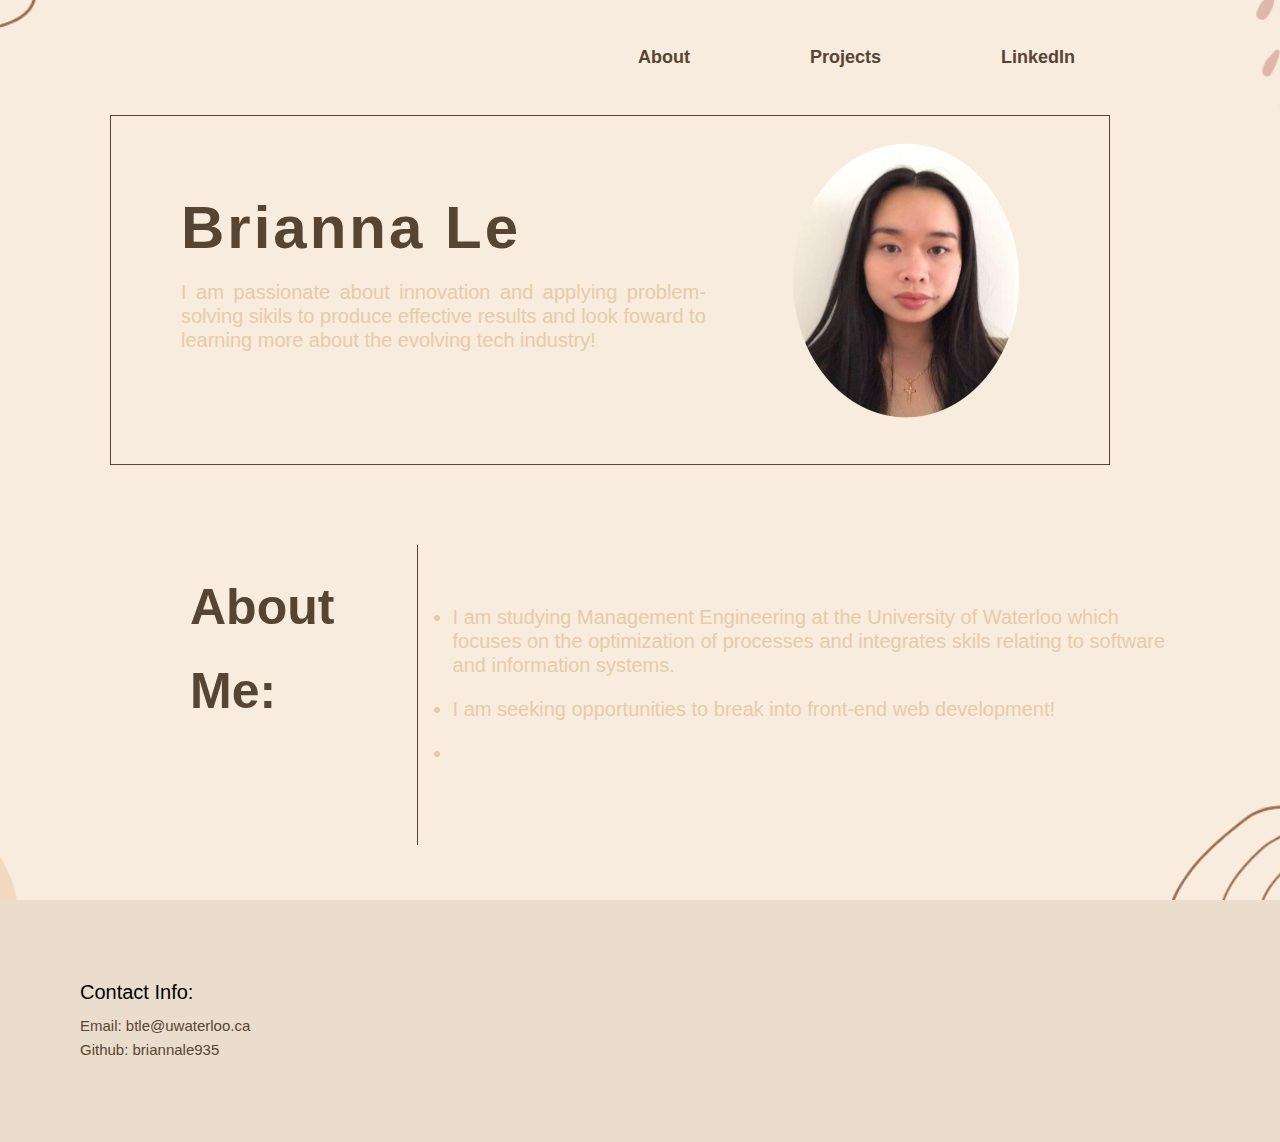
<file: index.html>
<!DOCTYPE html>
<html lang="en">
  <head>
    <meta charset="UTF-8" />
    <meta name="viewport" content="width=device-width, initial-scale=1.0" />
    <link rel="stylesheet" href="css/style.css" />
    <title>Personal Profile</title>
  </head>
  <body>
    <nav id="navbar">
        <div class= "container">
            <ul>
                <li><a href="about.html">About</a></li>
                <li><a href="projects.html">Projects</a></li>
                <li><a href="https://www.linkedin.com/in/brianna-le" target="_blank">LinkedIn</a></li>
            </ul>
        </div>
    </nav>
    <div class="container"> 
            <div class= "box">
                <div class="name-and-intro"> 
                    <h1 id= "name"> Brianna Le</h1>
                    <h3 id= "description"> I am passionate about innovation and applying problem-solving sikils to produce effective
                     results and look foward to learning more about the evolving tech industry! </h3>
                </div>
                <div class="intro-image"> 
                    <img id="img" src=css/img/profiletwo.png width="300px" height=" 300px"> 
                </div>
            </div>
    </div>
    <div id="about-me" class= "container"> 
        <div class= "about-me-box"> 
            <h2 id="about"> About</h2>
            <h2 id="me"> Me:</h2>
        </div>
        <div class="facts-box">
            <ul id= "facts-list">
                <li>I am studying Management Engineering at the University of Waterloo which 
                    focuses on the optimization of processes and integrates skils relating to software and information systems. </li>
                <li> I am seeking opportunities to break into front-end web development!</li>
                <li> </li>
            </ul>
        </div>
    </div>
  </body>
  <footer>
    <div id="contact-title"> Contact Info: </div>
    <div id="contact-info">Email: <a id="contact-info" href="mailto:btle@uwaterloo.ca" class="email-link">btle@uwaterloo.ca</a></span>
    <div id="contact-info"> Github: <a id="contact-info" href="https://github.com/briannale935" target="_blank"</a>briannale935</span>
    </footer>
</html>
</file>
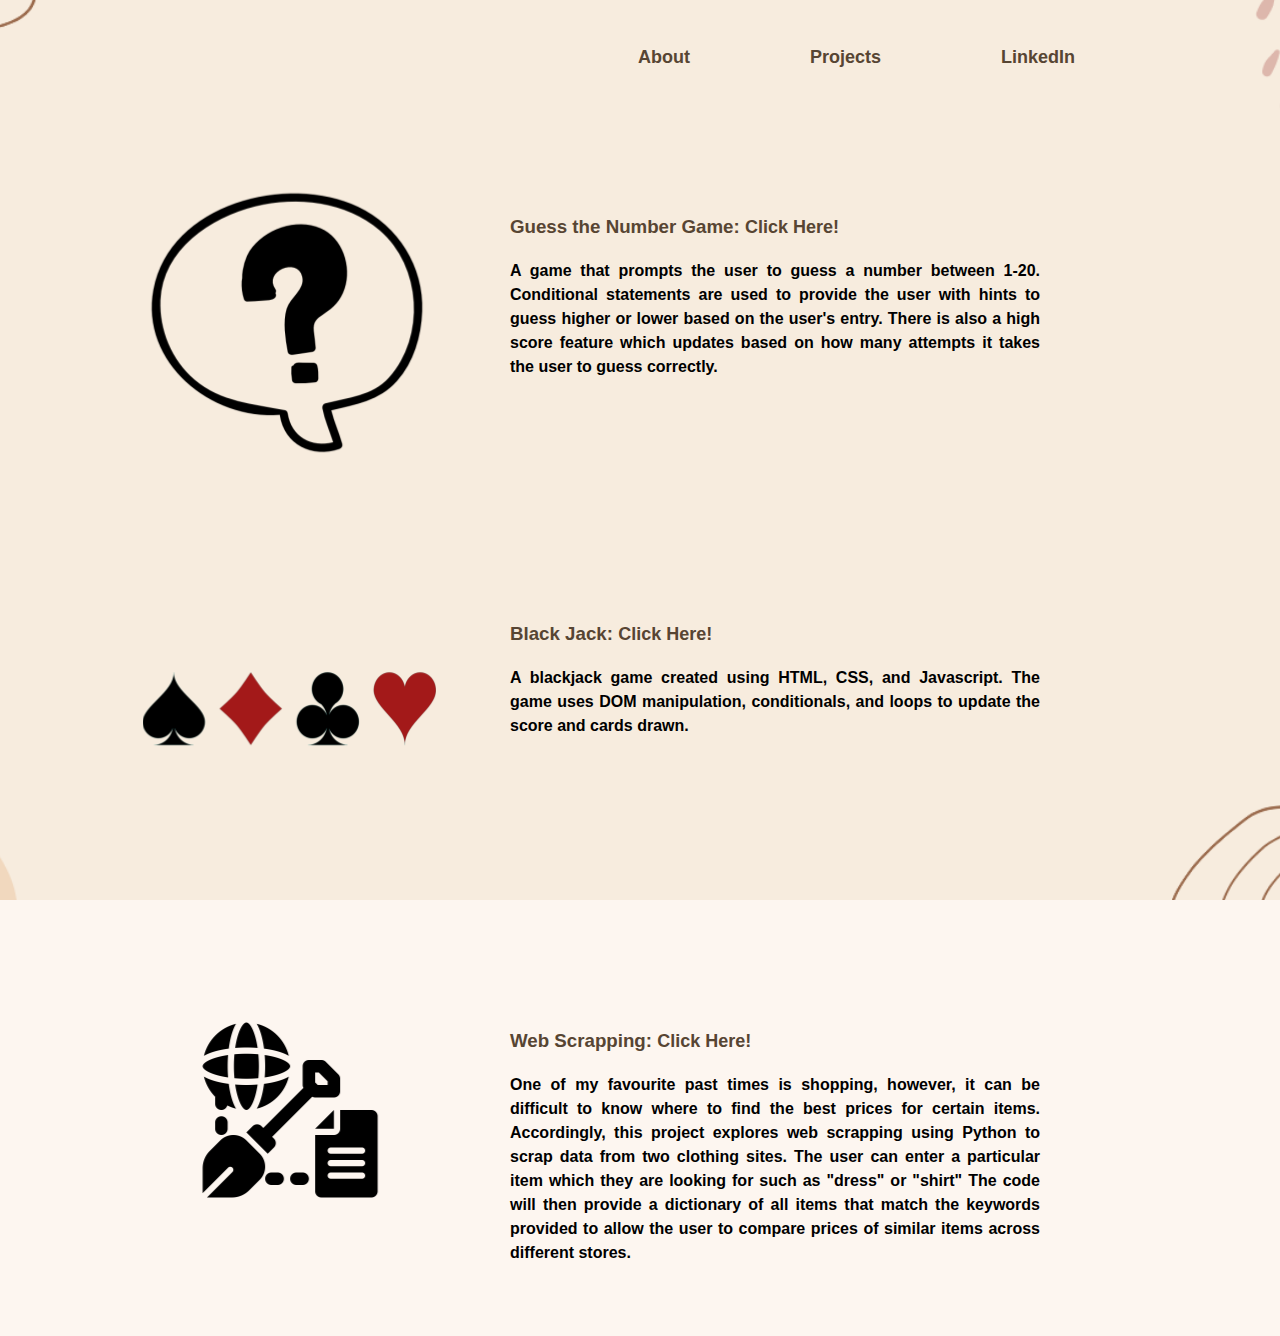
<file: projects.html>
<!DOCTYPE html>
<html lang="en">
  <head>
    <meta charset="UTF-8" />
    <meta name="viewport" content="width=device-width, initial-scale=1.0" />
    <link rel="stylesheet" href="css/style.css" />
    <title>Personal Profile</title>
  </head>
  <body>
    <nav id="navbar">
      <div class="container">
        <ul>
          <li><a href="about.html">About</a></li>
          <li><a href="projects.html">Projects</a></li>
          <li>
            <a href="https://www.linkedin.com/in/brianna-le" target="_blank"
              >LinkedIn</a
            >
          </li>
        </ul>
      </div>
    </nav>
    <div id="guess_number" class="container">
      <div class="flexbox-one">
        <img src="css/img/guess_number.png" width="350px" height="400px" />
      </div>
      <div class="flexbox-two">
        <h3 class="game_name">Guess the Number Game: <a href="https://github.com/briannale935/Guess_Number_Game" target="_blank">Click Here!</a></h3>
        <h4 class="game_description">
            A game that prompts the user to guess a number between 1-20.
            Conditional statements are used to provide the user with hints to guess
            higher or lower based on the user's entry. There is also a high score
            feature which updates based on how many attempts it takes the user to
            guess correctly.
        </h4>
      </div>
    </div>
    <div id="blackjack" class="container">
      <div class="flexbox-three">
        <img src="css/img/blackjack.png" width="350px" height="400px" />
      </div>
      <div class="flexbox-four">
        <h3 class="game_name">Black Jack: <a href="https://github.com/briannale935/Blackjack_Game" target="_blank">Click Here!</a></h3>
        <h4 class="game_description">
            A blackjack game created using HTML, CSS, and Javascript. The game
            uses DOM manipulation, conditionals, and loops to update the score and
            cards drawn.
        </h4>
      </div>
    </div>
    <div id="webscrapping" class="container">
      <div class="flexbox-five">
        <img src="css/img/webscrapping.png" width="350px" height="400px" />
      </div>
      <div class="flexbox-six">
        <h3 class="game_name">Web Scrapping: <a href="https://github.com/briannale935/Web_scrapping_project" target="_blank">Click Here!</a></h3>
        <h4 class="game_description">
            One of my favourite past times is shopping, however, it can be
            difficult to know where to find the best prices for certain items.
            Accordingly, this project explores web scrapping using Python to scrap
            data from two clothing sites. The user can enter a particular item
            which they are looking for such as "dress" or "shirt" The code will
            then provide a dictionary of all items that match the keywords
            provided to allow the user to compare prices of similar items across
            different stores.
        </h4>
      </div>
    </div>
  </body>
</html>
</file>
<file: css/style.css>
/* Reset */
* {
  margin: 0;
  padding: 0;
  box-sizing: border-box;
}

/* Main Styling */
body {
  font-family: "Trebuchet MS", "Lucida Sans Unicode", "Lucida Grande",
    "Lucida Sans", Arial, sans-serif;
  line-height: 1.5em;
  background: fixed #fdf6f0 url("/css/img/background.png") no-repeat center
    center/cover;
}

/* Utility Classes */
.container {
  max-width: 1100px;
  overflow: auto;
  margin: 0 auto;
  padding: 0 20px;
}

/* links and navigation bar*/
a {
  color: #574533;
  font-size: 18px;
  text-decoration: none;
}

#navbar ul {
  margin: 35px;
  list-style: none;
  float: right;
}

#navbar ul li {
  float: left;
  padding: 10px;
  text-align: center;
  margin-right: 50px;
  margin-left: 50px;
  font-weight: bold;
}

#navbar ul li a:hover {
  color: #eebab2;
}

/* heading */
h1,
h2,
h3 {
  padding-bottom: 20px;
}

/* Introduction box*/
.box {
  border: #574533 solid 1px;
  padding: 20px;
  width: 1000px;
  height: 350px;
  display: flex;
}

.name-and-intro {
  width: 60%;
}

.intro-image {
  width: 20%;
  margin-left: 50px;
}

#name {
  color: #574533;
  font-size: 60px;
  letter-spacing: 3px;
  margin-top: 80px;
  margin-left: 50px;
}

#description {
  float: left;
  text-align: justify;
  margin-left: 50px;
  margin-top: 20px;
  color: #e7cba9;
  font-size: 20px;
  font-weight: lighter;
}

/* About Me Section*/
#about-me {
  display: flex;
}

.about-me-box {
  border: #574533 solid 1px;
  border-left: none;
  border-bottom: none;
  border-top: none;
  width: 30%;
  height: 300px;
  margin-top: 80px;
}

#about {
  color: #574533;
  padding: 30px;
  margin-top: 20px;
  margin-left: 50px;
  font-size: 50px;
}

#me {
  color: #574533;
  padding: 30px;
  margin-left: 50px;
  font-size: 50px;
}

.facts-box {
  width: 70%;
  margin-left: 35px;
  margin-top: 120px;
}

#facts-list li {
  color: #e7cba9;
  font-size: 20px;
  margin-top: 20px;
}

/* Footer and Contact Information */
footer {
  background-color: #ebddcc;
  font-size: 15px;
  padding: 80px;
  position: absolute;
  right: 0;
  left: 0;
  bottom: 90;
  top: 900px;
}

#contact-title {
  font-size: 20px;
  margin-bottom: 10px;
}
#contact-info {
  font-size: 15px;
  font-family: "Trebuchet MS", "Lucida Sans Unicode", "Lucida Grande",
    "Lucida Sans", Arial, sans-serif;
  color: #574533;
}

/* Project One and Descriptions */
#guess_number {
  text-align: center;
  display: flex;
}

.flexbox-one {
  width: 200px;
}

.flexbox-two {
  width: 50%;
  margin-left: 200px;
  margin-top: 100px;
  text-align: justify;
}

/* Project Two and Description */
#blackjack {
  text-align: center;
  display: flex;
}

.flexbox-three {
  width: 200px;
}

.flexbox-four {
  width: 50%;
  margin-left: 200px;
  margin-top: 100px;
  text-align: justify;
}

/* Project Three and Description */
#webscrapping {
  text-align: center;
  display: flex;
}

.flexbox-five {
  width: 200px;
}

.flexbox-six {
  width: 50%;
  margin-left: 200px;
  margin-top: 100px;
  text-align: justify;
}

.game_name {
  color: #574533;
}
</file>
